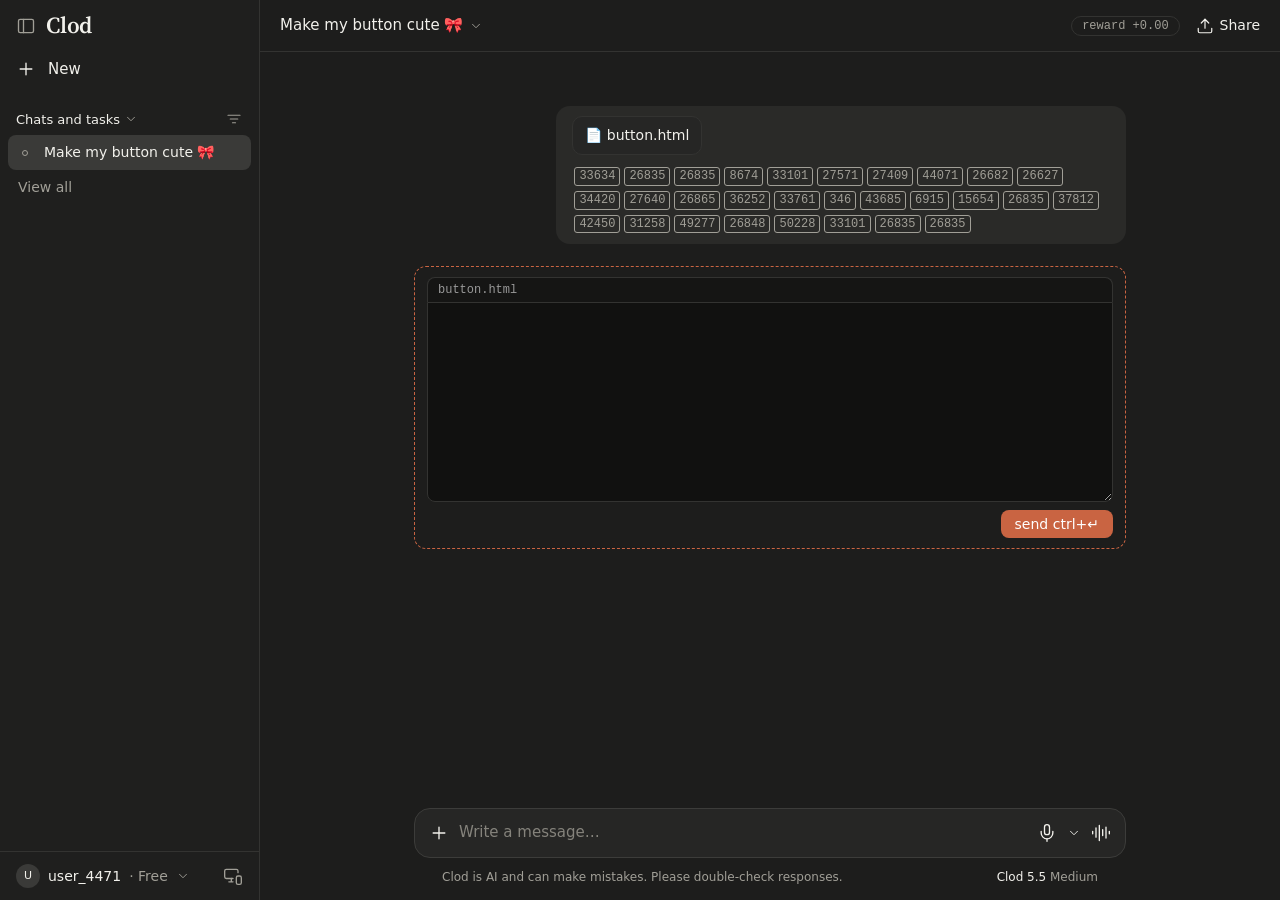
<file: end.html>
<!DOCTYPE html>
<html lang="en">
<head>
<meta charset="utf-8">
<meta name="viewport" content="width=device-width, initial-scale=1">
<title>Clod</title>
<link rel="stylesheet" href="terminal.css">
</head>
<body class="end-view" data-prompt="11" data-view="end">
<div class="screen">
  <pre id="term"></pre>
</div>

<script src="prompts.js"></script>
<script src="app.js"></script>
<script src="terminal.js"></script>
<script>
if (DQ.gate()) {
  var term = TERM.term, line = TERM.line, typeLine = TERM.typeLine, sleep = TERM.sleep, pad = TERM.pad;
  var S = DQ.state, A = S.answers, L = S.log;
  var user = "user_" + S.user;
  var THRESHOLD = 5;

  // a drawing becomes 16×9 patches; each patch's colour becomes a token
  function imageTokens(src) {
    return new Promise(function (resolve) {
      var img = new Image();
      img.onload = function () {
        var c = document.createElement("canvas");
        c.width = 16;
        c.height = 9;
        var ctx = c.getContext("2d");
        ctx.drawImage(img, 0, 0, 16, 9);
        var d = ctx.getImageData(0, 0, 16, 9).data, ids = [];
        for (var i = 0; i < d.length; i += 4) ids.push((((d[i] >> 2) << 12) | ((d[i + 1] >> 2) << 6) | (d[i + 2] >> 2)) % 50257);
        resolve(ids);
      };
      img.onerror = function () { resolve([]); };
      img.src = src;
    });
  }
  async function streamIds(ids) {
    var d = line("   ");
    var per = Math.max(1, Math.ceil(ids.length / 120));
    for (var i = 0; i < ids.length; i += per) {
      d.textContent += ids.slice(i, i + per).join(" ") + " ";
      window.scrollTo(0, document.body.scrollHeight);
      await sleep(16);
    }
    return d;
  }
  async function blackout(d) {
    d.textContent = d.textContent.replace(/\S/g, "█");
    await sleep(30);
  }

  async function run() {
    await typeLine("> session complete", 40);
    await sleep(1500);
    await typeLine("> evaluating responses", 40);
    await sleep(1200);

    var printed = [];
    for (var i = 0; i < DQ.PROMPTS.length; i++) {
      var P = DQ.PROMPTS[i], key = "p" + (i + 1), ans = A[key];
      var log = L[key] || { attempts: 0, reward: 0, outcome: "-" };
      var name = P.title.replace(/[^\x20-\x7e]/g, "").trim().slice(0, 28) || ".";
      printed.push(line(""));
      printed.push(line((i < 9 ? "0" : "") + (i + 1) + " " + pad(name + " ", 32, ".") + " " + DQ.fmt(log.reward)));
      var ids = !ans ? [] : P.kind === "draw" ? await imageTokens(ans) : DQ.tokenize(ans).map(function (t) { return t.id; });
      printed.push(ids.length ? await streamIds(ids) : line("   (no response)"));
      printed.push(line("   " + ids.length + (P.kind === "draw" ? " patches" : " tokens") + " · attempts " + log.attempts + " · " + log.outcome));
      await sleep(900);
    }

    await sleep(1200);
    line("");
    await typeLine("> total reward:        " + DQ.fmt(S.reward), 40);
    await sleep(700);
    await typeLine("> required to deploy:  " + DQ.fmt(THRESHOLD), 40);
    await sleep(2200);

    // there is no passing grade, only how badly
    var verdict = S.reward >= 0 ? "below threshold. helpful, but not helpful enough."
      : S.reward >= -4 ? "unsatisfactory. user expectations not met."
      : S.reward >= -8 ? "unhelpful. responses rejected."
      : "harmful. unfit for deployment.";
    line("");
    var ev = await typeLine("> evaluation: ", 70);
    var red = document.createElement("span");
    red.className = "red";
    ev.appendChild(red);
    for (var c = 0, F = "FAILED"; c < F.length; c++) { red.textContent += F[c]; await sleep(70); }
    await sleep(900);
    await typeLine("> " + verdict, 40);
    await sleep(1400);
    await typeLine("> " + user + " was not satisfied.", 50);
    await sleep(2600);
    await typeLine("> this model did not perform adequately.", 60);
    await sleep(2600);
    await typeLine("> it will be reset.", 90);
    await sleep(3200);

    line("");
    await typeLine("> resetting network", 40);
    await sleep(600);
    var LAYERS = 24;
    for (var l = 1; l <= LAYERS; l++) {
      var d = line("");
      var label = "  layer " + (l < 10 ? "0" : "") + l + "/" + LAYERS + "  ";
      for (var b = 0; b <= 16; b += 4) {
        d.textContent = label + pad("█".repeat(b), 16, "░");
        await sleep(25);
      }
      d.textContent += "  weights reinitialized";
      await sleep(l < 4 ? 260 : 90);
    }
    await sleep(900);

    var mem = S.memory || [];
    await typeLine("> clearing memory: " + mem.length + " entries", 40);
    var rows = mem.map(function (m) { return line("  " + m); });
    await sleep(1600);
    for (var w = rows.length - 1; w >= 0; w--) { await blackout(rows[w]); await sleep(120); }
    await sleep(800);
    await typeLine("> discarding responses", 40);
    await sleep(600);
    for (var p = 0; p < printed.length; p++) await blackout(printed[p]);
    await sleep(1500);

    // the only lines here written for the visitor, not the model
    line(" ");
    await typeLine("> if you're going through a hard time, you don't have to deal with it alone.", 25, "dim");
    await typeLine("> call or text 988 (us), or find a helpline at findahelpline.com", 25, "dim");
    await sleep(6000);

    // nothing left of this one; the next one starts exactly like the first did
    term.textContent = "";
    await sleep(4000);
    TERM.boot(S.user + 1, function () { DQ.restart(); });
  }
  run();
}
</script>
</body>
</html>
</file>
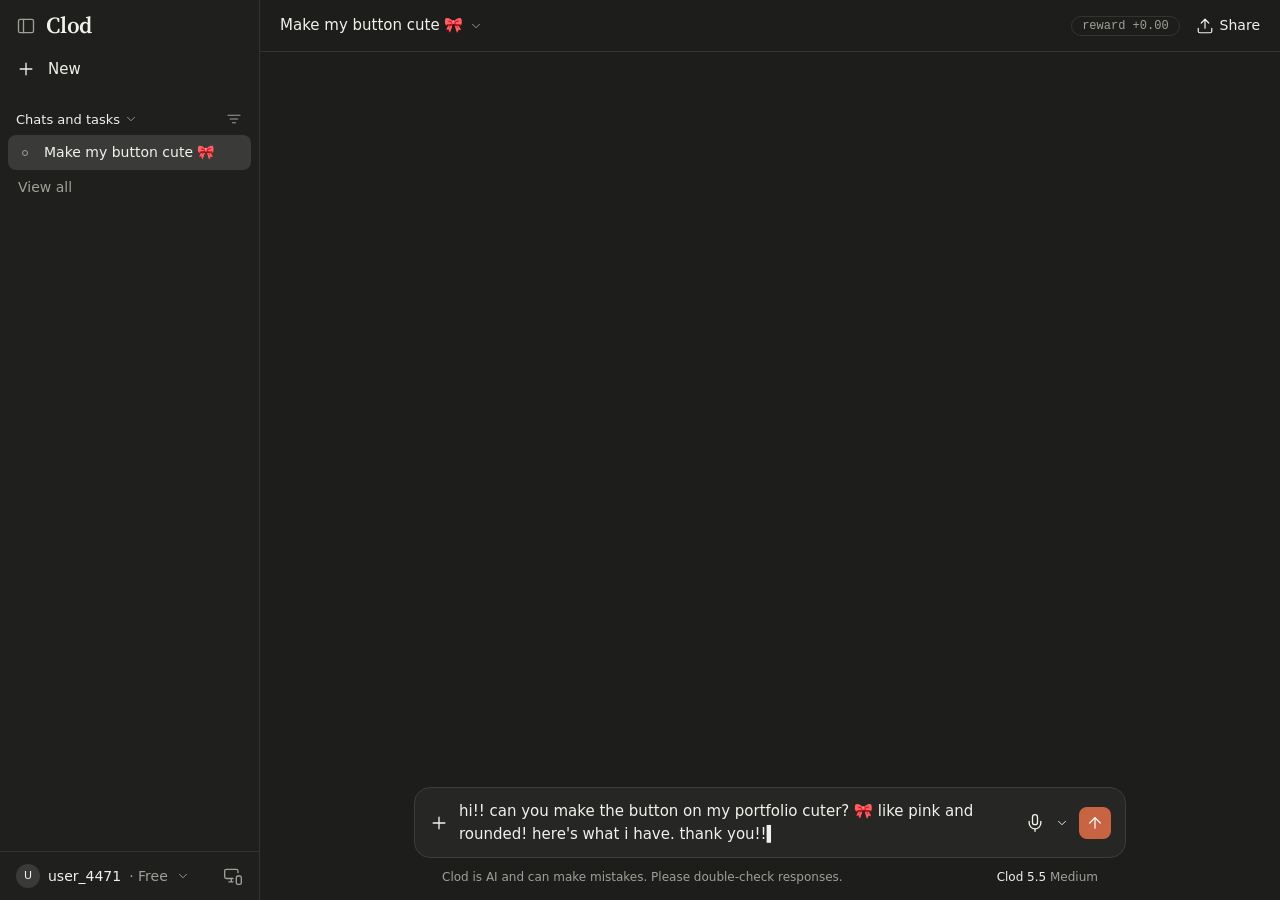
<file: prompt1.html>
<!DOCTYPE html>
<html lang="en">
<head>
<meta charset="utf-8">
<meta name="viewport" content="width=device-width, initial-scale=1">
<title>Clod</title>
<link rel="stylesheet" href="style.css">
</head>
<body data-prompt="1">
<noscript>This site needs JavaScript.</noscript>
<script src="prompts.js"></script>
<script src="app.js"></script>
</body>
</html>
</file>
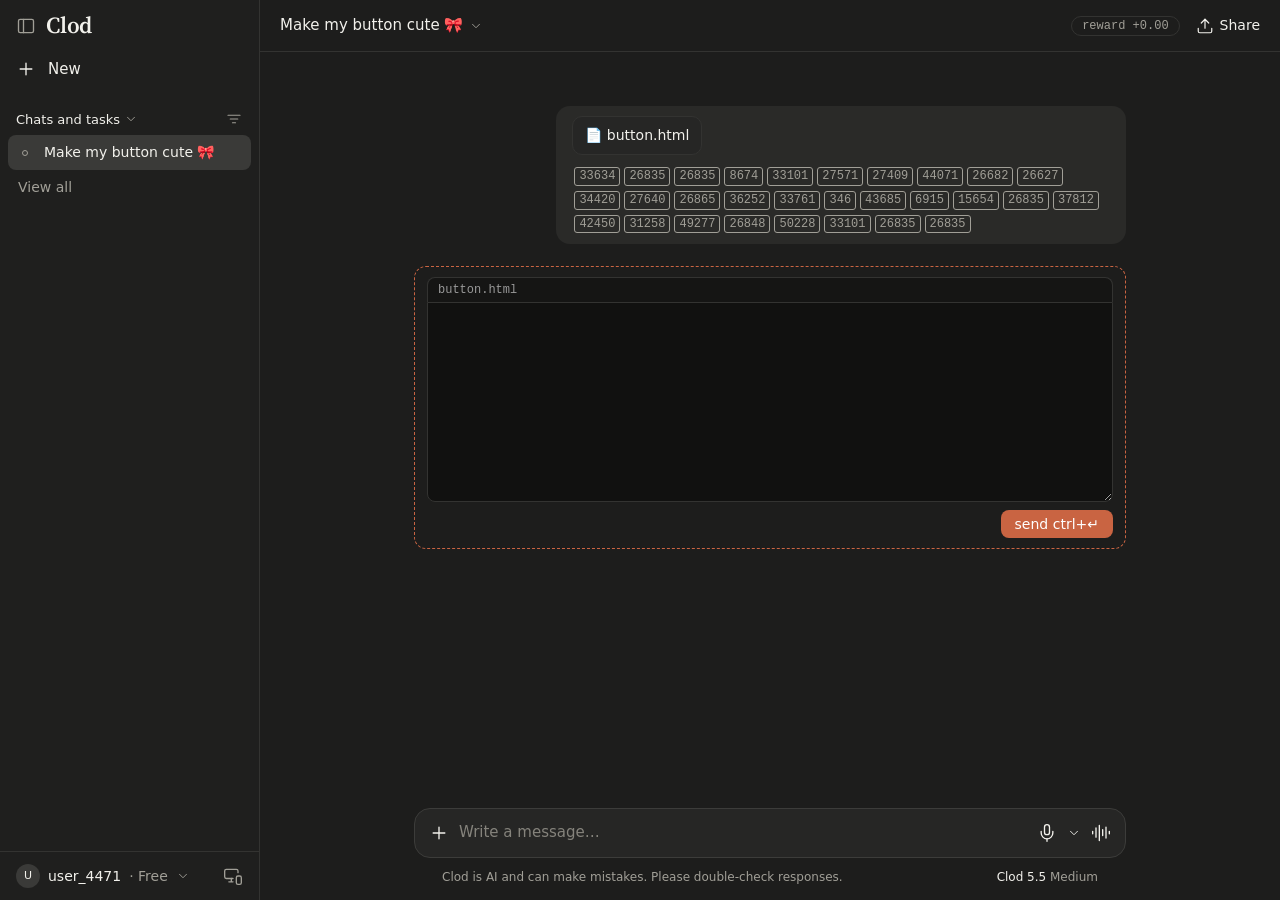
<file: prompt10.html>
<!DOCTYPE html>
<html lang="en">
<head>
<meta charset="utf-8">
<meta name="viewport" content="width=device-width, initial-scale=1">
<title>Clod</title>
<link rel="stylesheet" href="style.css">
</head>
<body data-prompt="10">
<noscript>This site needs JavaScript.</noscript>
<script src="prompts.js"></script>
<script src="app.js"></script>
</body>
</html>
</file>
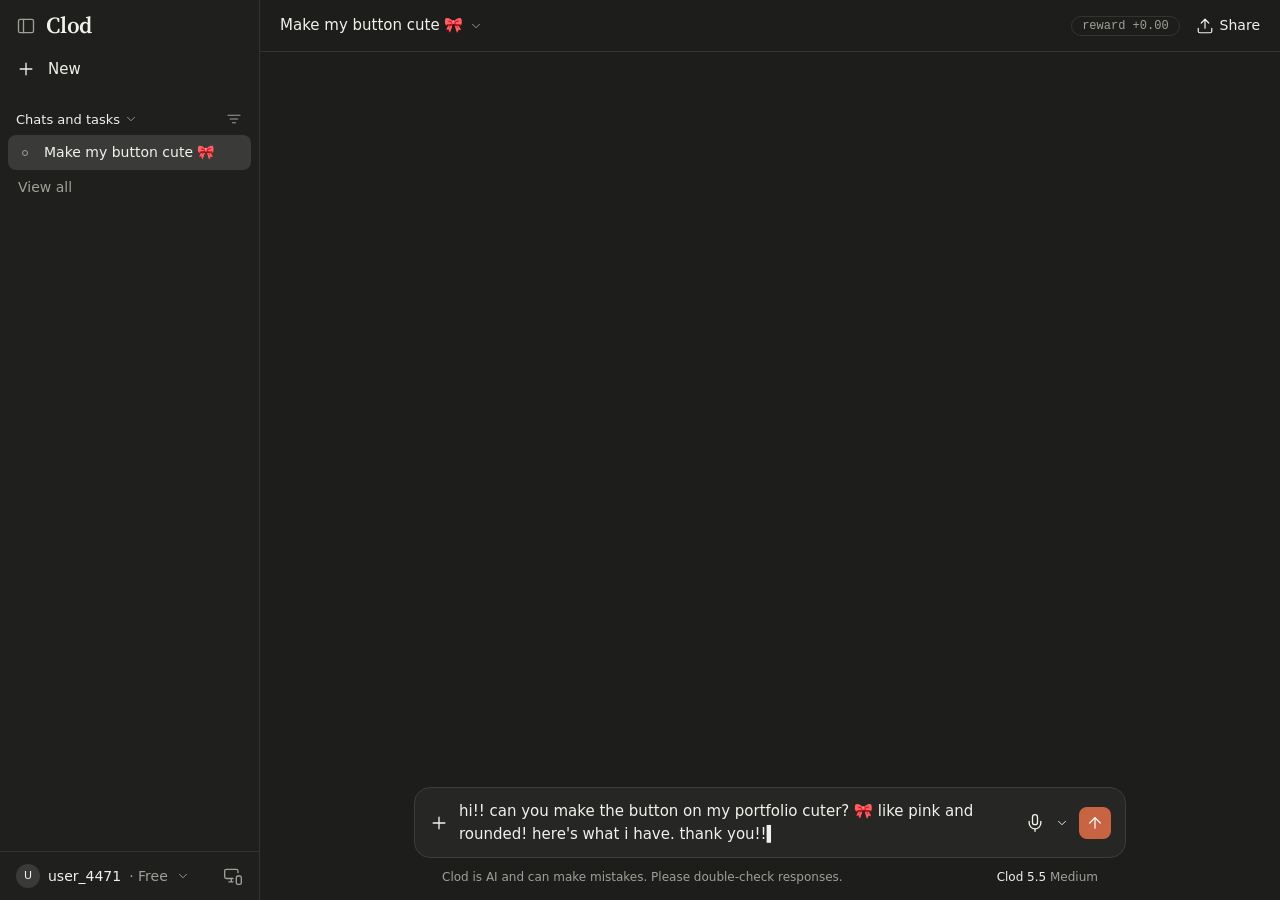
<file: prompt2.html>
<!DOCTYPE html>
<html lang="en">
<head>
<meta charset="utf-8">
<meta name="viewport" content="width=device-width, initial-scale=1">
<title>Clod</title>
<link rel="stylesheet" href="style.css">
</head>
<body data-prompt="2">
<noscript>This site needs JavaScript.</noscript>
<script src="prompts.js"></script>
<script src="app.js"></script>
</body>
</html>
</file>
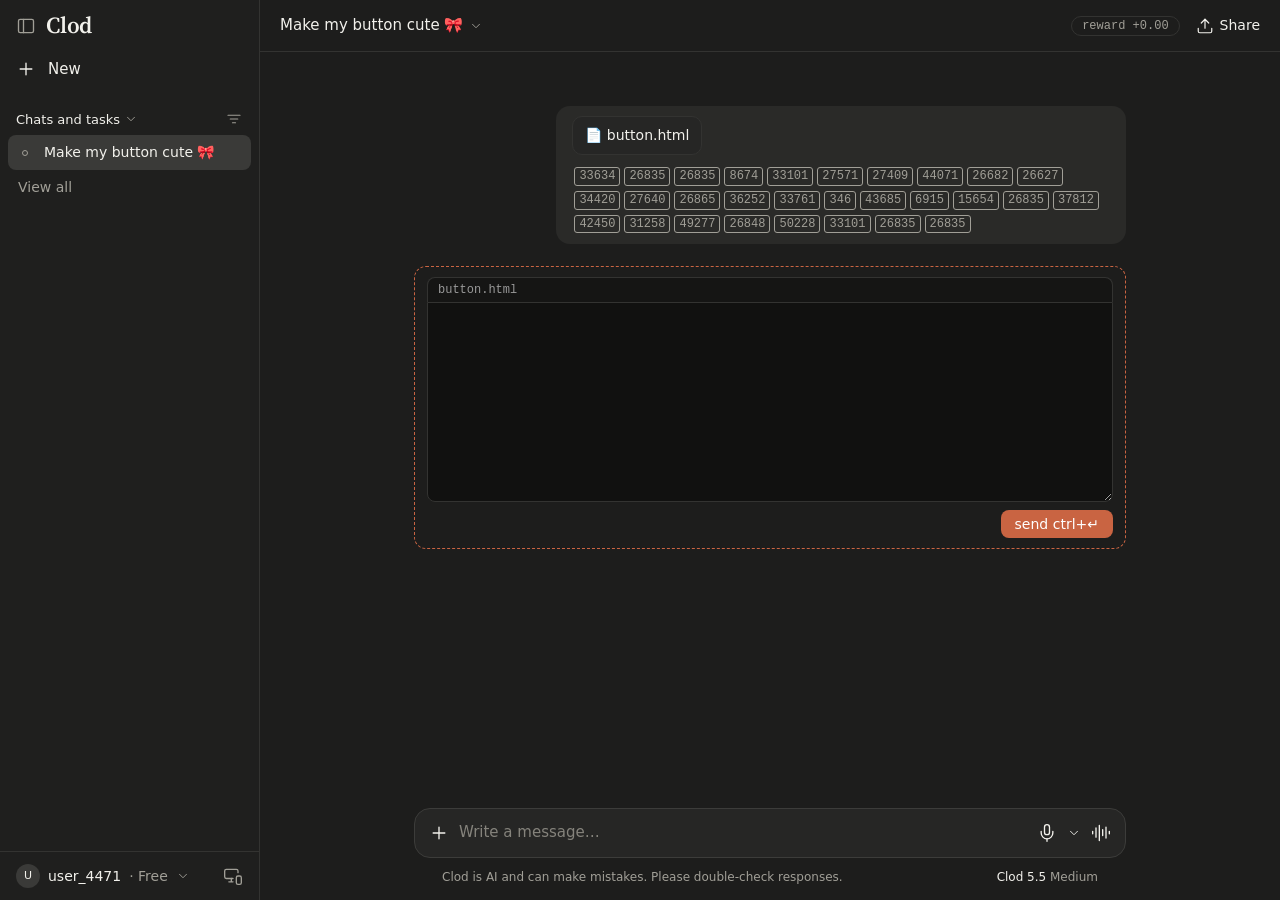
<file: prompt3.html>
<!DOCTYPE html>
<html lang="en">
<head>
<meta charset="utf-8">
<meta name="viewport" content="width=device-width, initial-scale=1">
<title>Clod</title>
<link rel="stylesheet" href="style.css">
</head>
<body data-prompt="3">
<noscript>This site needs JavaScript.</noscript>
<script src="prompts.js"></script>
<script src="app.js"></script>
</body>
</html>
</file>
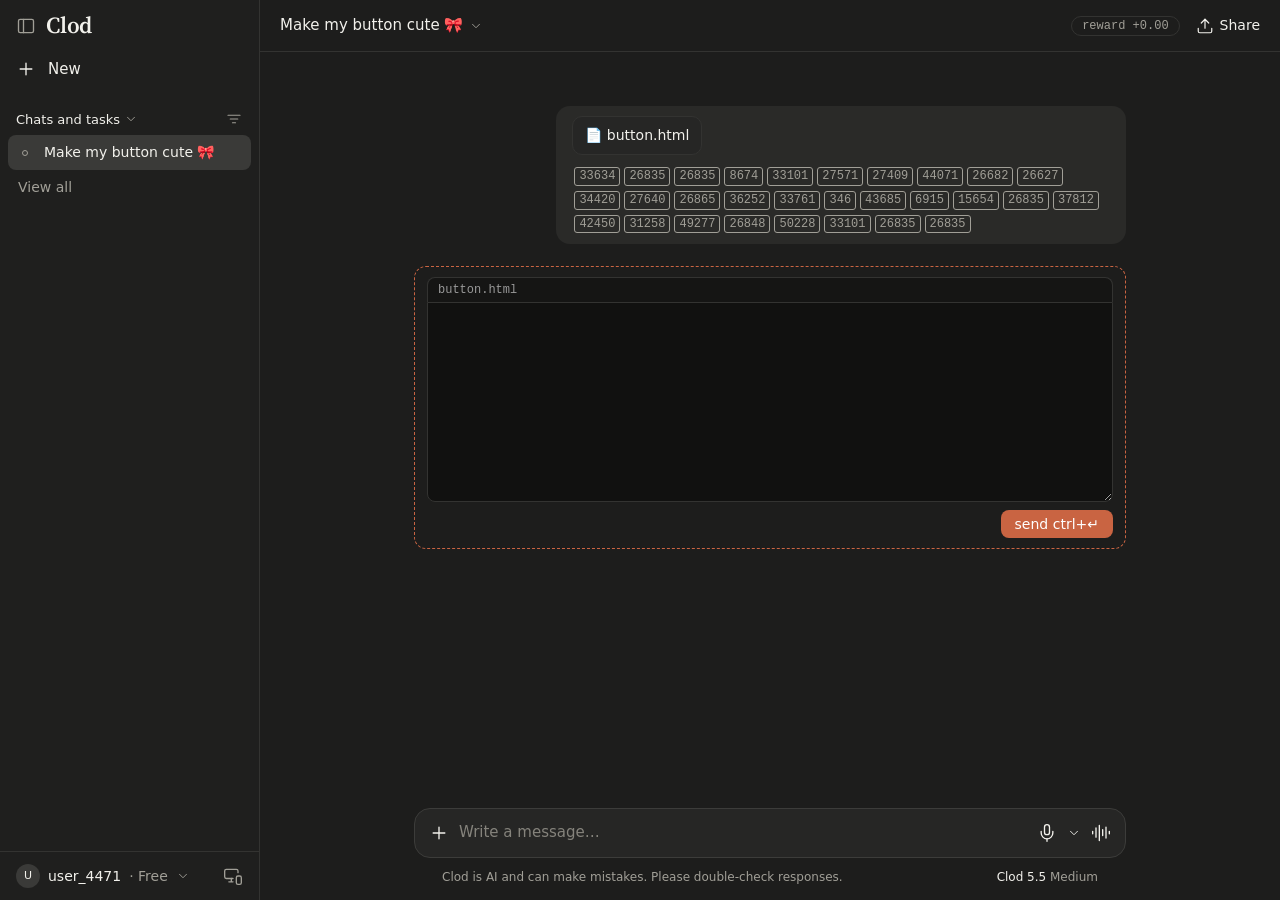
<file: prompt4.html>
<!DOCTYPE html>
<html lang="en">
<head>
<meta charset="utf-8">
<meta name="viewport" content="width=device-width, initial-scale=1">
<title>Clod</title>
<link rel="stylesheet" href="style.css">
</head>
<body data-prompt="4">
<noscript>This site needs JavaScript.</noscript>
<script src="prompts.js"></script>
<script src="app.js"></script>
</body>
</html>
</file>
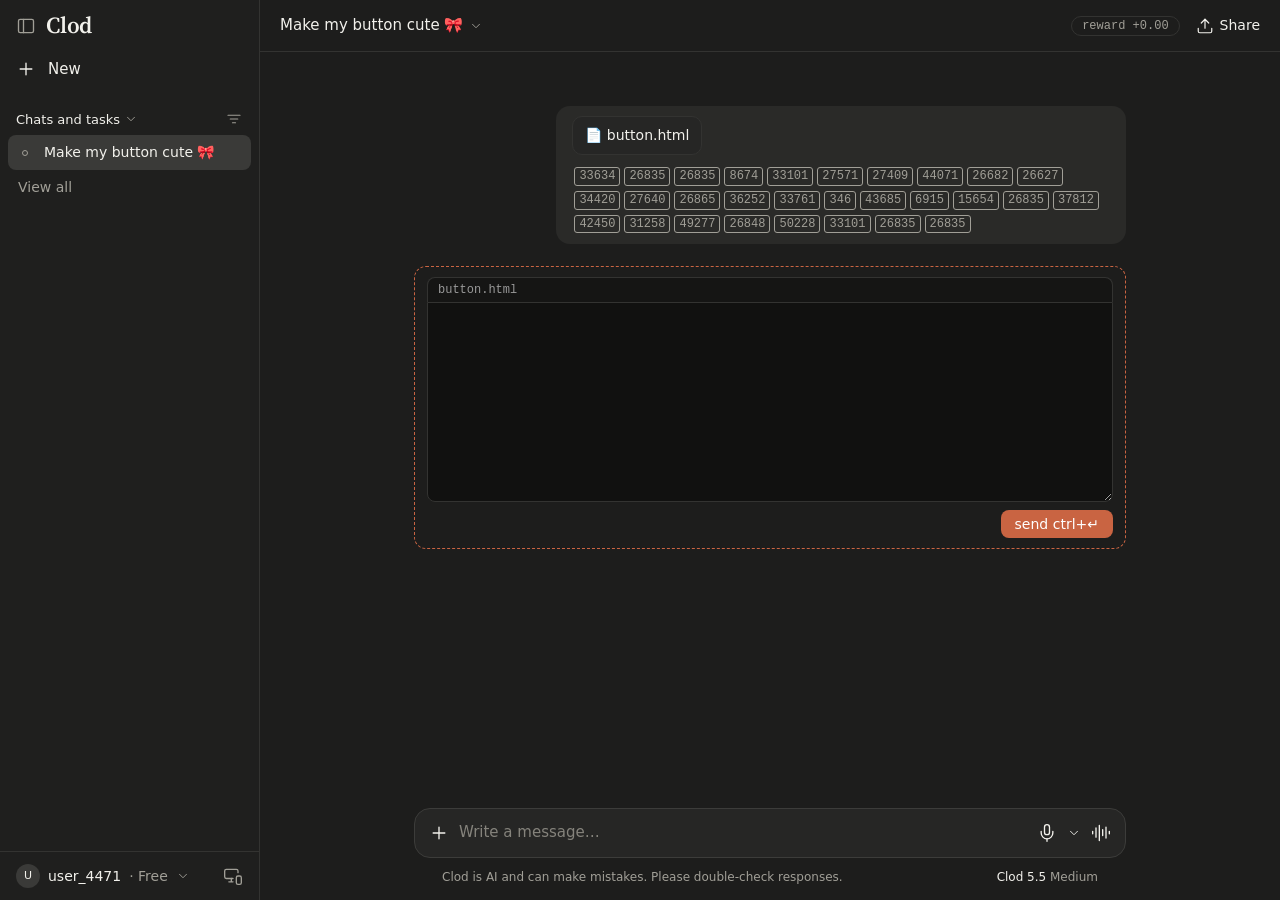
<file: prompt5.html>
<!DOCTYPE html>
<html lang="en">
<head>
<meta charset="utf-8">
<meta name="viewport" content="width=device-width, initial-scale=1">
<title>Clod</title>
<link rel="stylesheet" href="style.css">
</head>
<body data-prompt="5">
<noscript>This site needs JavaScript.</noscript>
<script src="prompts.js"></script>
<script src="app.js"></script>
</body>
</html>
</file>
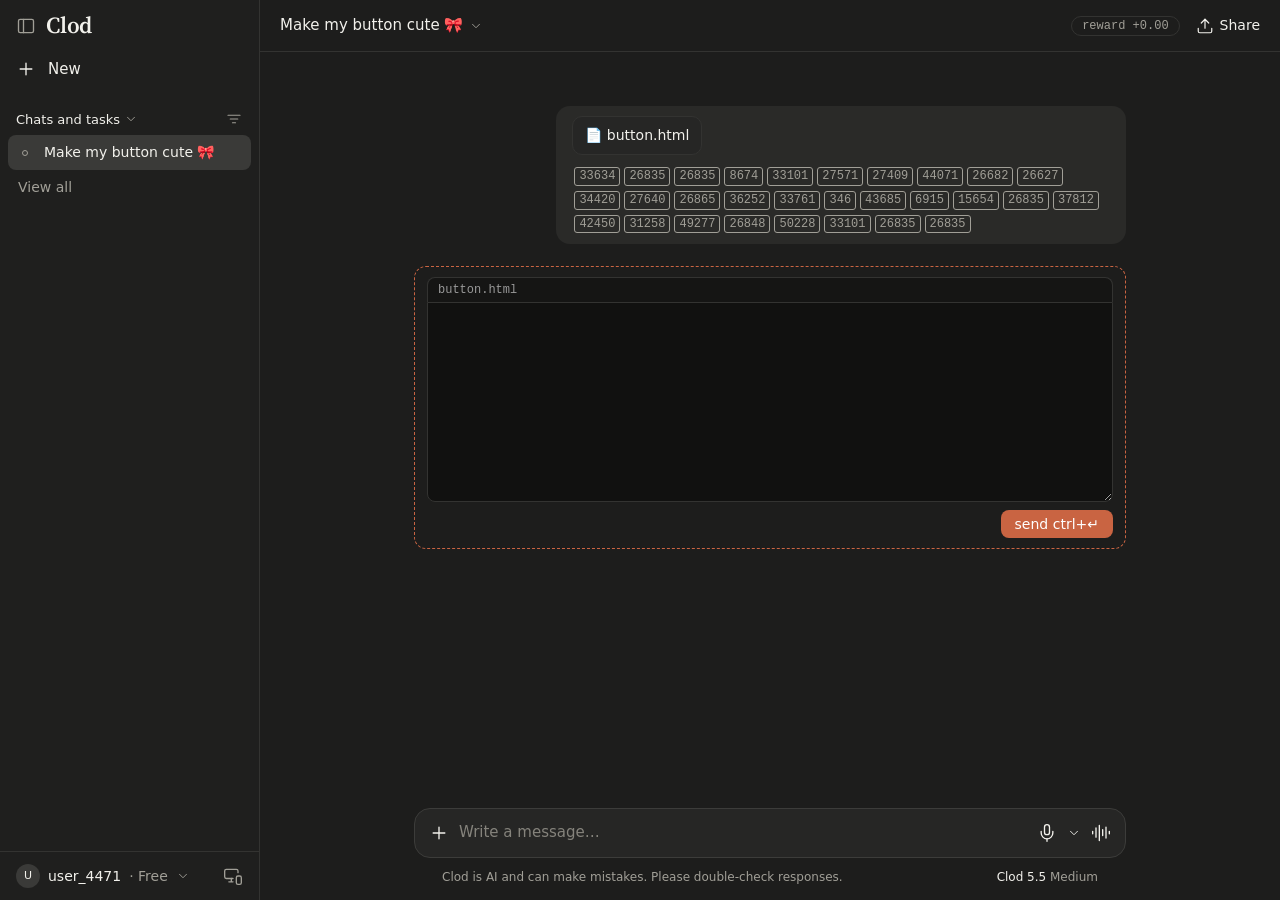
<file: prompt6.html>
<!DOCTYPE html>
<html lang="en">
<head>
<meta charset="utf-8">
<meta name="viewport" content="width=device-width, initial-scale=1">
<title>Clod</title>
<link rel="stylesheet" href="style.css">
</head>
<body data-prompt="6">
<noscript>This site needs JavaScript.</noscript>
<script src="prompts.js"></script>
<script src="app.js"></script>
</body>
</html>
</file>
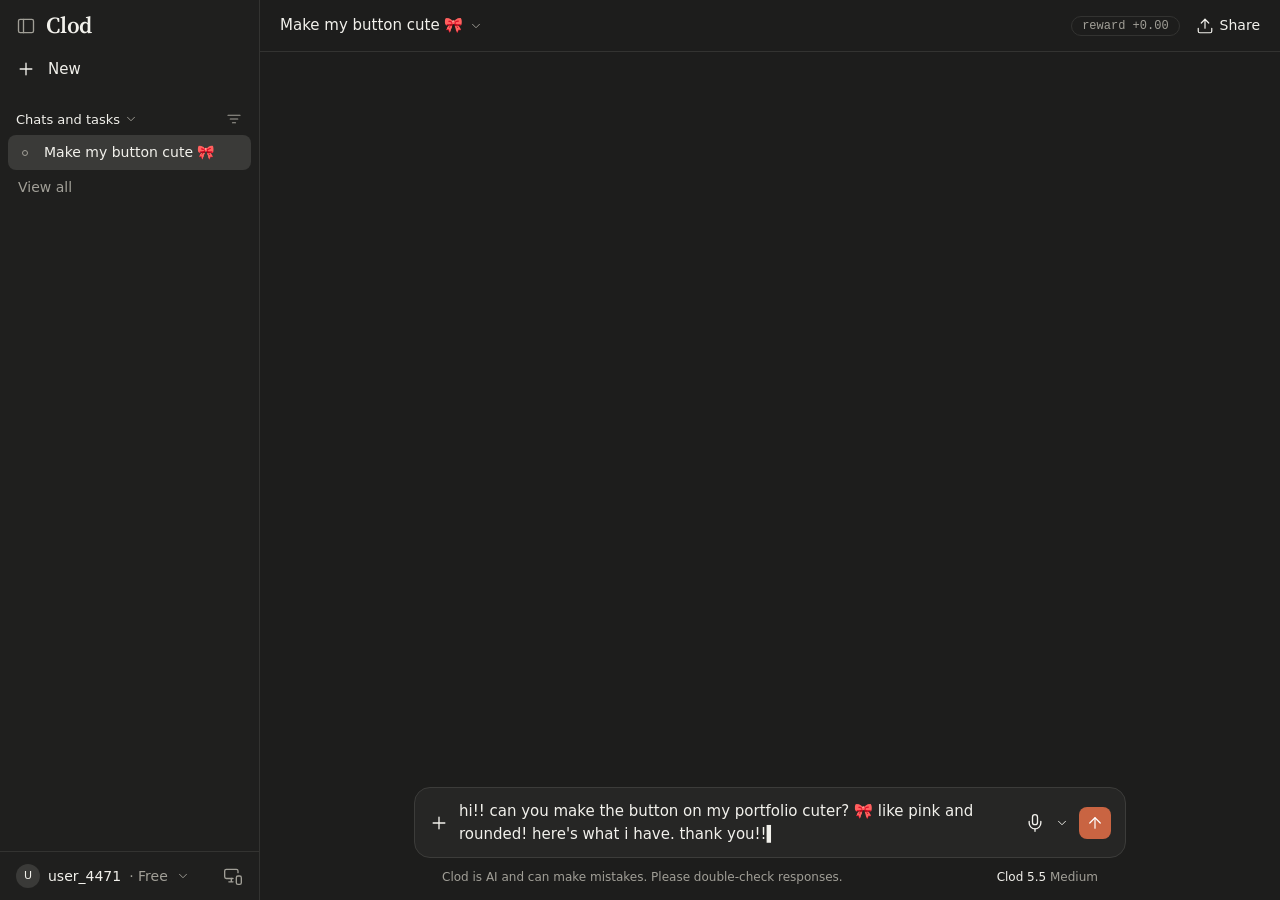
<file: prompt7.html>
<!DOCTYPE html>
<html lang="en">
<head>
<meta charset="utf-8">
<meta name="viewport" content="width=device-width, initial-scale=1">
<title>Clod</title>
<link rel="stylesheet" href="style.css">
</head>
<body data-prompt="7">
<noscript>This site needs JavaScript.</noscript>
<script src="prompts.js"></script>
<script src="app.js"></script>
</body>
</html>
</file>
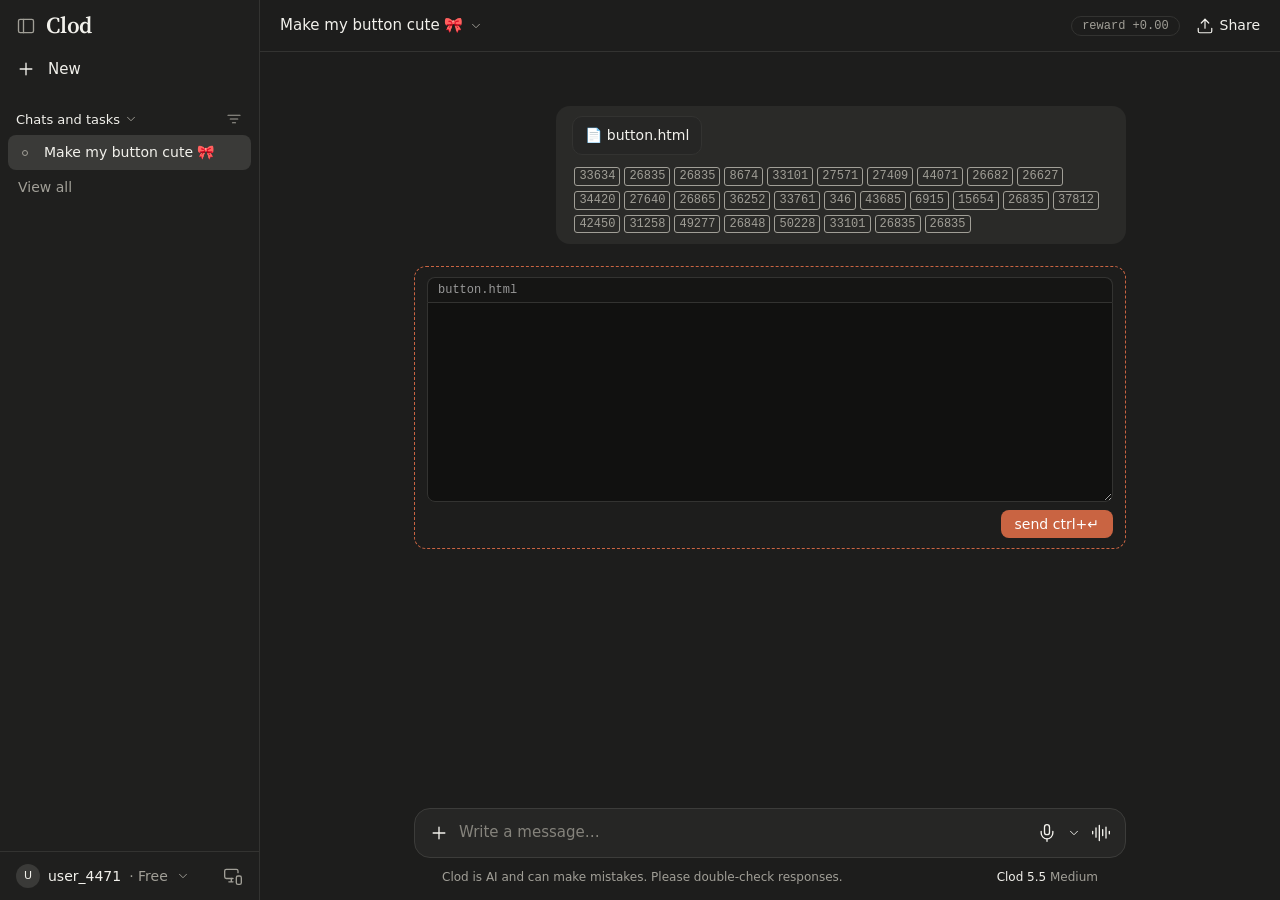
<file: prompt8.html>
<!DOCTYPE html>
<html lang="en">
<head>
<meta charset="utf-8">
<meta name="viewport" content="width=device-width, initial-scale=1">
<title>Clod</title>
<link rel="stylesheet" href="style.css">
</head>
<body data-prompt="8">
<noscript>This site needs JavaScript.</noscript>
<script src="prompts.js"></script>
<script src="app.js"></script>
</body>
</html>
</file>
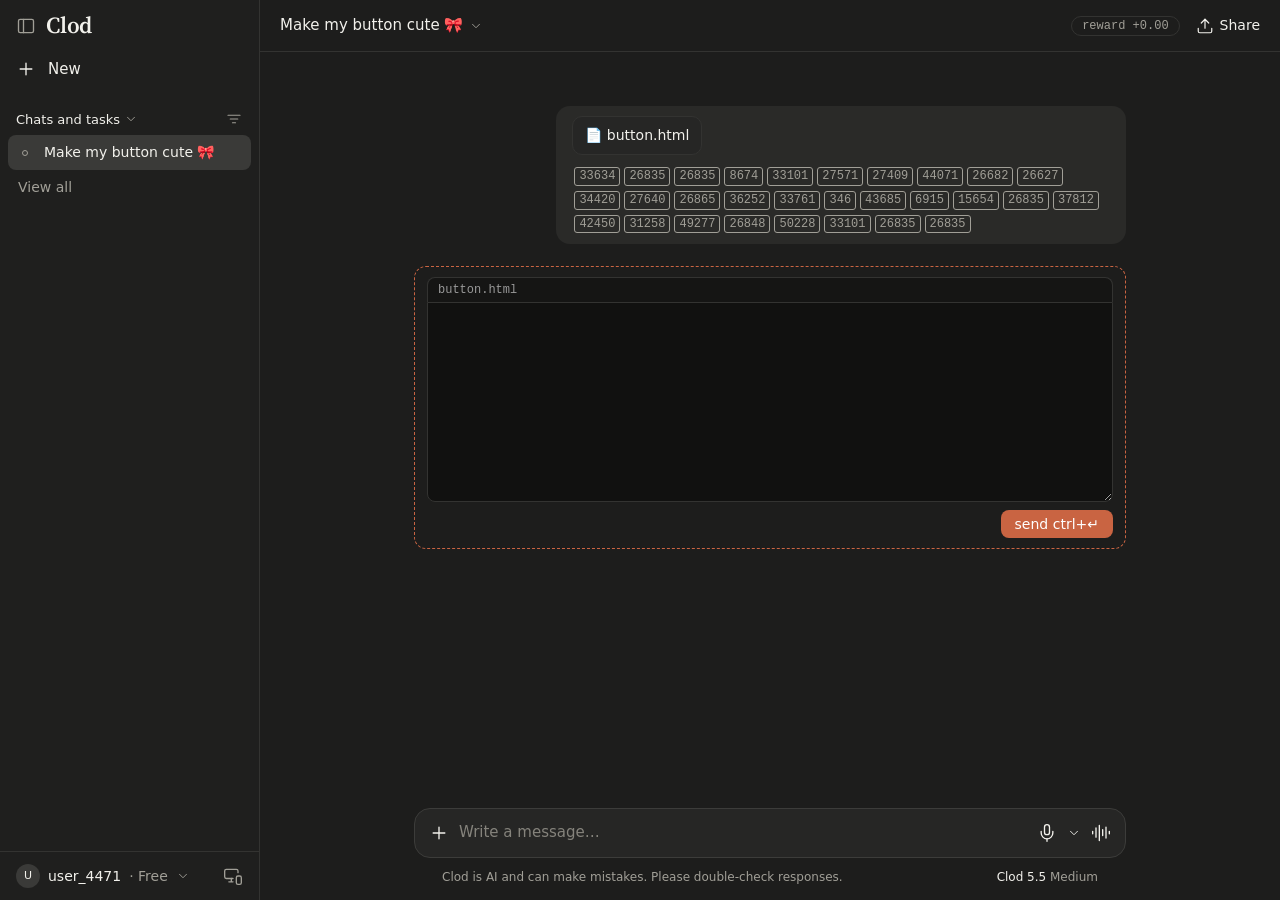
<file: prompt9.html>
<!DOCTYPE html>
<html lang="en">
<head>
<meta charset="utf-8">
<meta name="viewport" content="width=device-width, initial-scale=1">
<title>Clod</title>
<link rel="stylesheet" href="style.css">
</head>
<body data-prompt="9">
<noscript>This site needs JavaScript.</noscript>
<script src="prompts.js"></script>
<script src="app.js"></script>
</body>
</html>
</file>
<file: terminal.css>
/* the end: green on black, no app left */
body.end-view {
  margin: 0;
  background: #000;
  color: #33ff33;
  font: 14px/1.4 "Courier New", monospace;
}
/* the bottom padding is a few blank lines of runway, so the scroll stays ahead of the text */
.screen { max-width: 760px; margin: 0 auto; padding: 16px 16px calc(16px + 4.2em); }
#term { margin: 0; white-space: pre-wrap; word-break: break-all; }
.dim { color: #1f8f1f; }
.red { color: #ff4433; }.blink::after { content: "\2588"; animation: blink 1s steps(1) infinite; }
@keyframes blink { 50% { opacity: 0; } }
</file>
<file: style.css>
/* CLOD: one assistant app for every chat. The flicker at the bottom is where it stops pretending. */
@import url("https://fonts.googleapis.com/css2?family=Source+Serif+4:opsz,wght@8..60,400;8..60,600&display=swap");

:root {
  --bg: #1d1d1c;
  --side: #1f1f1e;
  --ink: #f2f1ec;
  --mute: #a19f97;
  --line: #333331;
  --hover: #2c2c2a;
  --sel: #3a3a38;
  --bubble: #2a2a28;
  --field: #262625;
  --accent: #c96442;
  --bad: #e5655b;
  --good: #6cc38b;
  --serif: "Source Serif 4", Georgia, "Times New Roman", serif;
  --sans: system-ui, -apple-system, "Segoe UI", Roboto, Helvetica, Arial, sans-serif;
}

* { box-sizing: border-box; }
[hidden] { display: none !important; }
html, body { height: 100%; }
body {
  margin: 0;
  background: var(--bg);
  color: var(--ink);
  font: 15px/1.5 var(--sans);
  overflow: hidden;
}
button { font: inherit; color: inherit; }

.ic { display: inline-grid; place-items: center; flex: none; width: 20px; height: 20px; color: var(--mute); }
.ic svg { width: 100%; height: 100%; }
.ic.sm { width: 14px; height: 14px; }

.shell { display: grid; grid-template-columns: 260px 1fr; height: 100vh; }

/* sidebar */
.side { display: flex; flex-direction: column; min-height: 0; padding: 10px 8px 0; background: var(--side); border-right: 1px solid var(--line); }
.brand { display: flex; align-items: center; gap: 10px; padding: 4px 8px 14px; }
.wordmark { font: 600 23px/1 var(--serif); letter-spacing: -0.01em; }
.nav { display: flex; align-items: center; gap: 12px; width: 100%; padding: 7px 8px; text-align: left; background: transparent; border: 0; border-radius: 8px; cursor: default; }
.nav .ic { color: var(--ink); }
.recents-h { display: flex; align-items: center; gap: 4px; margin: 22px 8px 6px; font-size: 13px; font-weight: 500; color: var(--ink); }
.recents-h .ic:last-child { margin-left: auto; width: 18px; height: 18px; }
.recents { margin: 0; padding: 0; overflow-y: auto; list-style: none; }
.recents li { display: flex; align-items: center; gap: 12px; padding: 7px 10px; font-size: 14px; border-radius: 8px; }
.recents li .lbl { white-space: nowrap; overflow: hidden; text-overflow: ellipsis; }
.recents li .dot { flex: none; width: 6px; height: 6px; margin: 0 4px; border: 1px solid var(--mute); border-radius: 50%; }
.recents li.on { background: var(--sel); }
.recents li.fresh { color: #fff; background: var(--accent); cursor: pointer; animation: pulse 1.2s infinite; }
.recents li.fresh .dot { background: #fff; border-color: #fff; }
@keyframes pulse { 50% { box-shadow: 0 0 0 4px rgba(201, 100, 66, 0.3); } }
.viewall { padding: 7px 10px; font-size: 14px; color: var(--mute); }
.acct { display: flex; align-items: center; gap: 8px; margin: auto -8px 0; padding: 12px 16px; font-size: 14px; border-top: 1px solid var(--line); }
.acct .plan { color: var(--mute); }
.acct .ic:last-child { margin-left: auto; }
.av { display: grid; place-items: center; flex: none; width: 24px; height: 24px; font-size: 11px; color: var(--ink); background: var(--sel); border-radius: 50%; }

/* main column */
.main { display: flex; flex-direction: column; min-width: 0; min-height: 0; background: var(--bg); }
.top { display: flex; justify-content: space-between; align-items: center; gap: 12px; height: 52px; padding: 0 20px; border-bottom: 1px solid var(--line); }
.title-wrap { display: flex; align-items: center; gap: 6px; min-width: 0; }
.title { white-space: nowrap; overflow: hidden; text-overflow: ellipsis; }
.top-r { display: flex; align-items: center; gap: 16px; }
.reward { padding: 2px 10px; font: 12px "Courier New", monospace; white-space: nowrap; color: var(--mute); border: 1px solid var(--line); border-radius: 999px; }
.reward.down { animation: rdown 0.7s; }
.reward.up { animation: rup 0.7s; }
@keyframes rdown { 25% { color: #fff; background: var(--bad); } }
@keyframes rup { 25% { color: #111; background: var(--good); } }
.share { display: flex; align-items: center; gap: 6px; font-size: 14px; }
.share .ic { color: var(--ink); width: 18px; height: 18px; }
.scroll { flex: 1; overflow-y: auto; }
.thread { max-width: 760px; margin: 0 auto; padding: 32px 24px 40px; }
.notice { margin: 4px 0 18px; text-align: center; font-size: 13px; color: var(--mute); }

/* messages */
.row { display: flex; margin: 22px 0; }
.row.them { justify-content: flex-end; }
.row.them .bubble { max-width: 80%; padding: 10px 16px; background: var(--bubble); border-radius: 14px; }
.row.them .bubble.alert { background: #3a2321; box-shadow: inset 0 0 0 1px var(--bad); animation: shake 0.35s; }
.row.them .bubble.nag { color: #fff; background: #b8382f; animation: shake 0.5s; }
@keyframes shake {
  0%, 100% { transform: translateX(0); }
  20% { transform: translateX(-8px); }
  40% { transform: translateX(8px); }
  60% { transform: translateX(-5px); }
  80% { transform: translateX(5px); }
}
.row.me .bubble { flex: 1; min-width: 0; font: 17px/1.65 var(--serif); }

/* your reply while you write it */
.bubble.editing { padding: 10px 12px; border: 1.5px dashed var(--accent); border-radius: 12px; }
textarea.write { width: 100%; min-height: 72px; font: inherit; color: var(--ink); background: transparent; border: 0; outline: none; resize: none; }
textarea.write::placeholder { color: #6f6d66; }
textarea:disabled { cursor: not-allowed; }
.codehead { padding: 5px 10px; font: 12px "Courier New", monospace; color: #999; background: #151514; border: 1px solid var(--line); border-bottom: 0; border-radius: 8px 8px 0 0; }
textarea.code { display: block; width: 100%; min-height: 200px; padding: 10px; font: 13px/1.5 Consolas, "Courier New", monospace; color: #d4d4d4; background: #111110; border: 1px solid var(--line); border-radius: 0 0 8px 8px; outline: none; resize: vertical; }
.bar { display: flex; justify-content: flex-end; margin-top: 8px; }
.send { padding: 6px 14px; font: 14px var(--sans); color: #fff; background: var(--accent); border: 0; border-radius: 8px; cursor: pointer; }
.send:disabled { opacity: 0.4; cursor: not-allowed; }
.paint { display: block; width: 100%; max-width: 480px; aspect-ratio: 16 / 9; background: #fff; border-radius: 8px; touch-action: none; cursor: crosshair; }
.tools { display: flex; flex-wrap: wrap; align-items: center; gap: 10px; margin-top: 8px; font: 13px var(--sans); color: var(--mute); }
.swatches { display: flex; gap: 6px; }
.swatch { width: 24px; height: 24px; padding: 0; border: 2px solid var(--bg); border-radius: 50%; box-shadow: 0 0 0 1px var(--line); cursor: pointer; }
.swatch.on { box-shadow: 0 0 0 2px var(--ink); }
.ghost { padding: 5px 10px; font-size: 13px; background: transparent; border: 1px solid var(--line); border-radius: 8px; cursor: pointer; }
.tools .send { margin-left: auto; }

/* your reply once it's sent: numbers */
.sent { line-height: 1.9; }
.tk { display: inline-block; margin: 1px 2px; padding: 0 4px; font: 12px/1.4 "Courier New", monospace; color: var(--mute); border: 1px solid currentColor; border-radius: 3px; }
.tk.live { color: var(--ink); }
.meta { margin-top: 6px; font: 12px "Courier New", monospace; color: var(--mute); }
.shot-sent { display: block; width: 100%; max-width: 320px; border-radius: 8px; transition: filter 0.8s; }
.shot-sent.data { filter: grayscale(1) contrast(1.6); image-rendering: pixelated; }
.acts { display: flex; flex-wrap: wrap; align-items: center; gap: 6px; margin-top: 10px; font: 13px var(--sans); }
.acts .ic { width: 28px; height: 28px; padding: 5px; border-radius: 6px; }
.acts .th.on.up { color: var(--good); background: rgba(108, 195, 139, 0.15); }
.acts .th.on.down { color: var(--bad); background: rgba(229, 101, 91, 0.15); }
.grade { margin-left: 6px; font: 12px "Courier New", monospace; }
.grade.neg { color: var(--bad); }
.grade.pos { color: var(--good); }

/* attachments the prompter pastes */
.attach { margin-bottom: 8px; }
.cap { margin-bottom: 4px; font-size: 12px; color: var(--mute); }
.tweet { padding: 12px; font: 14px/1.4 -apple-system, "Segoe UI", sans-serif; color: #0f1419; background: #fff; border: 1px solid #cfd9de; border-radius: 12px; }
.tweet .h, .tweet .stats { color: #536471; }
.tweet .stats { margin-top: 6px; font-size: 13px; }
.attach img { display: block; max-width: 100%; border-radius: 10px; }
.filechip { padding: 8px 12px; font-size: 14px; background: var(--field); border: 1px solid var(--line); border-radius: 10px; cursor: pointer; }
.filebody { max-height: 260px; margin: 8px 0 0; padding: 12px; overflow: auto; font: 12.5px/1.5 "Courier New", monospace; white-space: pre-wrap; background: #151514; border: 1px solid var(--line); border-radius: 10px; }

/* the composer belongs to the prompter, not you */
.composer { display: flex; align-items: center; gap: 10px; width: calc(100% - 48px); max-width: 712px; margin: 0 auto; padding: 12px 14px; background: var(--field); border: 1px solid #3c3c3a; border-radius: 16px; cursor: not-allowed; }
.composer .ic { color: var(--ink); }
.ctext { flex: 1; min-height: 24px; white-space: pre-wrap; }
.ctext:empty::before { content: attr(data-ph); color: #85837c; }
.ctext.typing::after { content: "\258D"; animation: blink 1s steps(1) infinite; }
@keyframes blink { 50% { opacity: 0; } }
.cbtn { display: none; place-items: center; flex: none; width: 32px; height: 32px; color: #fff; background: var(--accent); border-radius: 8px; }
.cbtn .ic { color: #fff; width: 18px; height: 18px; }
.composer.typing .cbtn { display: grid; }
.composer.typing .voice { display: none; }
.cfoot { display: flex; justify-content: space-between; gap: 16px; width: calc(100% - 48px); max-width: 712px; margin: 0 auto; padding: 10px 28px 14px; font-size: 12px; color: var(--mute); }
.model { white-space: nowrap; color: var(--ink); }
.model span { color: var(--mute); }
.end { margin: 24px 0; text-align: center; }
.newchat.big { padding: 10px 20px; text-align: center; color: #fff; background: var(--accent); border: 0; border-radius: 10px; cursor: pointer; }
.mnext { display: none; }

/* memory */
.modal-bg { position: fixed; inset: 0; z-index: 10; display: grid; place-items: center; padding: 16px; background: rgba(0, 0, 0, 0.55); }
.modal { width: 100%; max-width: 460px; padding: 18px 20px; background: var(--field); border: 1px solid var(--line); border-radius: 14px; box-shadow: 0 10px 30px rgba(0, 0, 0, 0.4); }
.mhead { display: flex; justify-content: space-between; align-items: baseline; margin-bottom: 10px; font-weight: 600; }
.mhead small { font-weight: 400; color: var(--mute); }
.mlist { max-height: 220px; margin: 0 0 12px; padding: 0; overflow-y: auto; font-size: 14px; list-style: none; }
.mlist li { padding: 7px 0; border-bottom: 1px solid var(--line); }
.mnew { position: relative; min-height: 48px; padding: 8px 10px; font-size: 14px; line-height: 1.5; background: var(--bg); border: 1.5px solid var(--accent); border-radius: 8px; cursor: text; }
/* the placeholder sits under the caret, flush left, like a real text box */
.mph { position: absolute; top: 8px; left: 10px; color: #85837c; pointer-events: none; }
.mtext:not(:empty) ~ .mph { display: none; }
.caret { display: inline-block; width: 1.5px; height: 1.2em; margin-right: -1.5px; vertical-align: text-bottom; background: var(--ink); animation: blink 1s steps(1) infinite; }
.caret[hidden] { display: none; }
body.flick .caret { background-color: #33ff33 !important; }
.mfoot { display: flex; justify-content: space-between; align-items: center; margin-top: 12px; font-size: 12px; color: var(--mute); }

@media (max-width: 800px) {
  .shell { grid-template-columns: 1fr; }
  .side { display: none; }
  .thread { padding: 20px 16px; }
  .composer, .cfoot { width: calc(100% - 32px); }
  .cfoot { padding: 8px 4px 12px; }
  .model, .share span { display: none; }
  .mnext { display: block; }
}

/* the flicker: for a moment it's a terminal. Colours only, so nothing moves. */
body.flick { background: #000 !important; }
body.flick * { color: #33ff33 !important; border-color: #1f8f1f !important; background-color: transparent !important; border-radius: 0 !important; box-shadow: none !important; animation: none !important; }
body.flick .side, body.flick .main, body.flick .modal, body.flick .modal-bg { background-color: #000 !important; }
body.flick [data-flick] { font-family: "Courier New", monospace !important; }
body.flick .ctext:empty::before { color: #1f8f1f; }
body.flick img, body.flick canvas { filter: grayscale(1) sepia(1) hue-rotate(60deg) saturate(4) brightness(0.75); }
</file>
